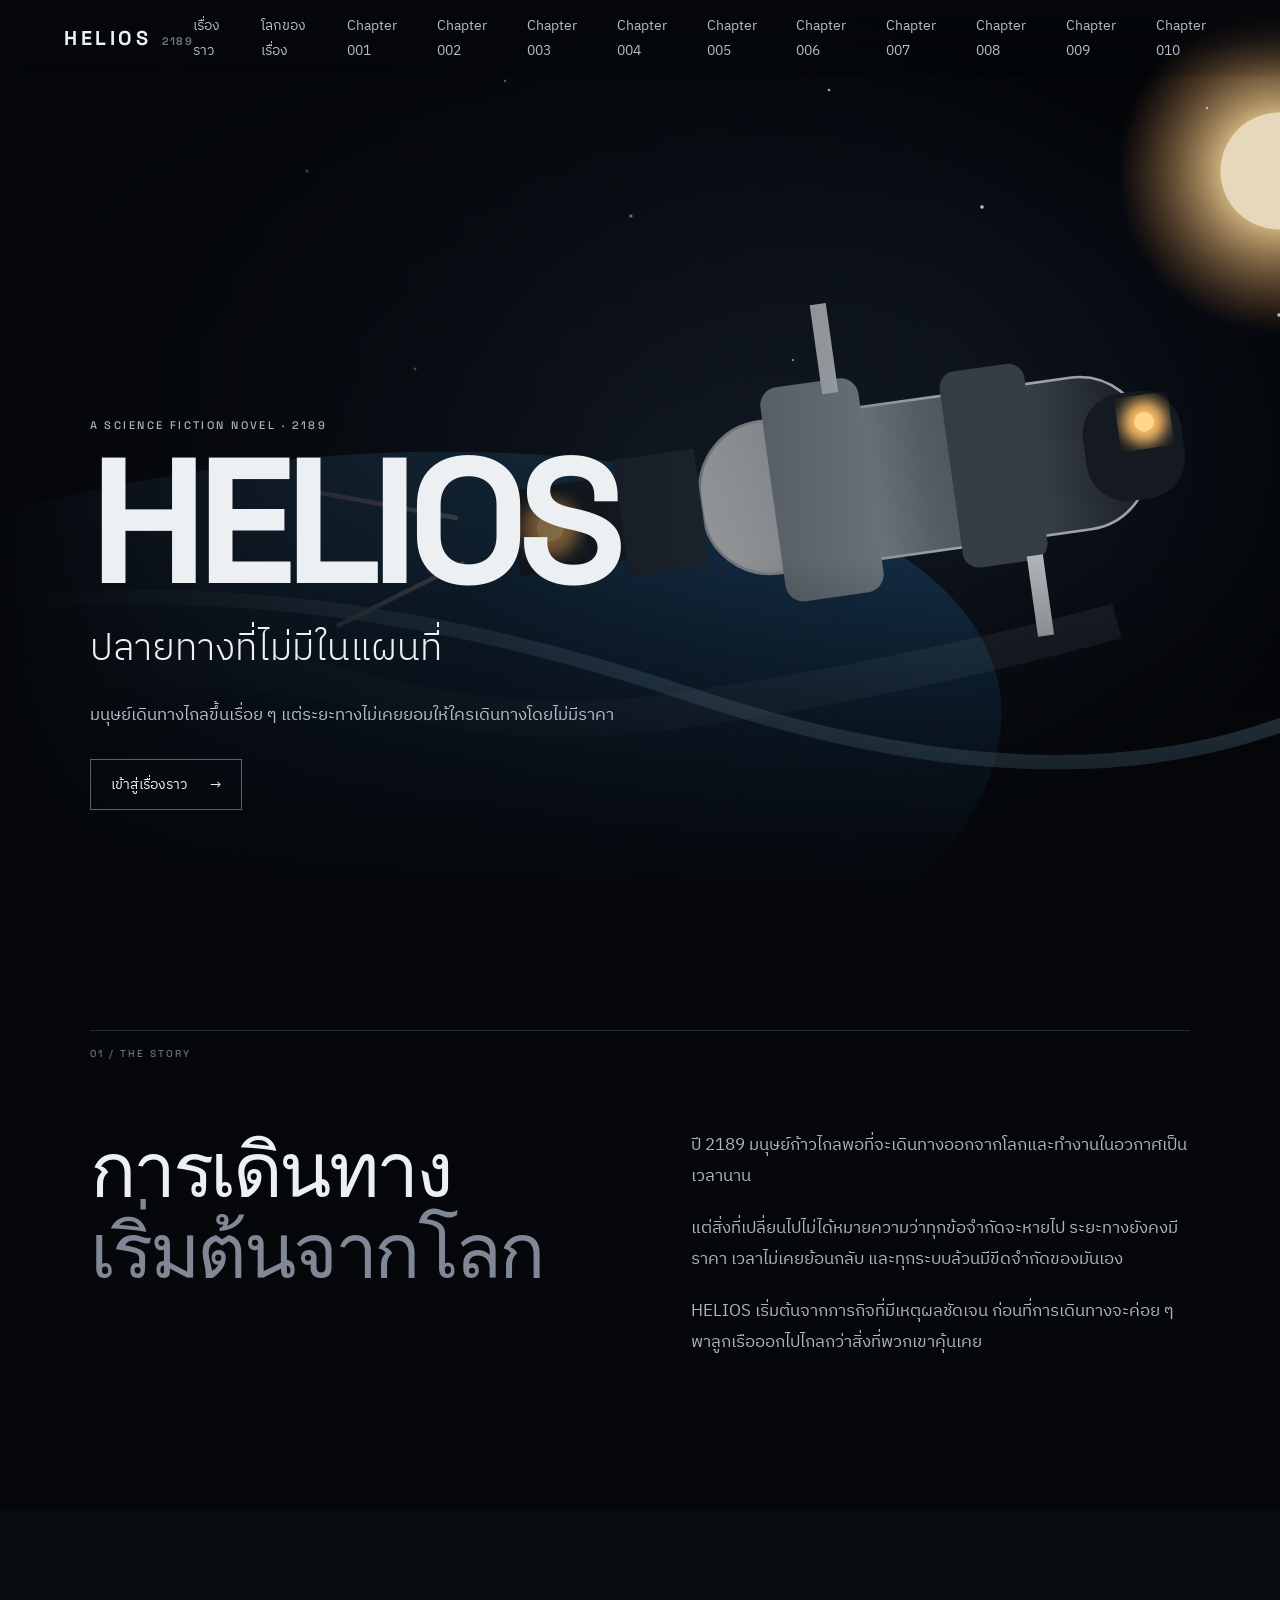
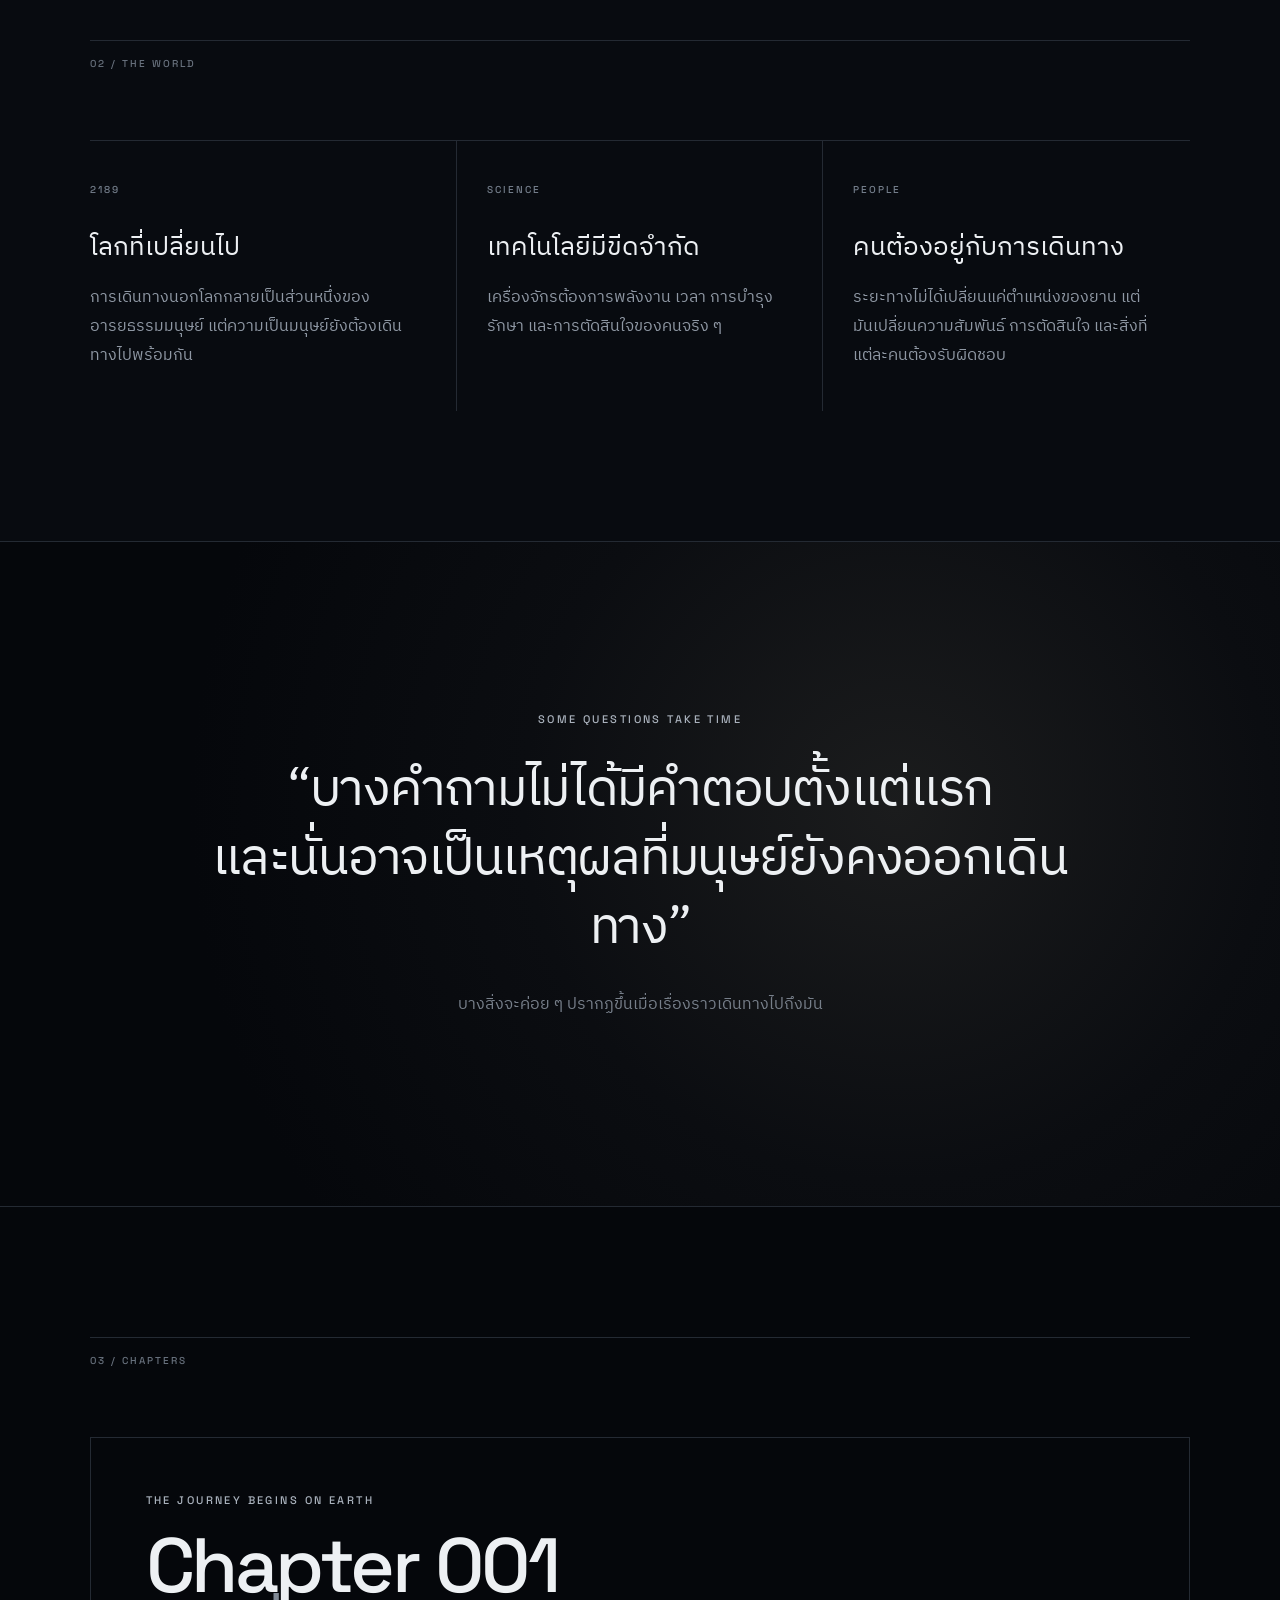
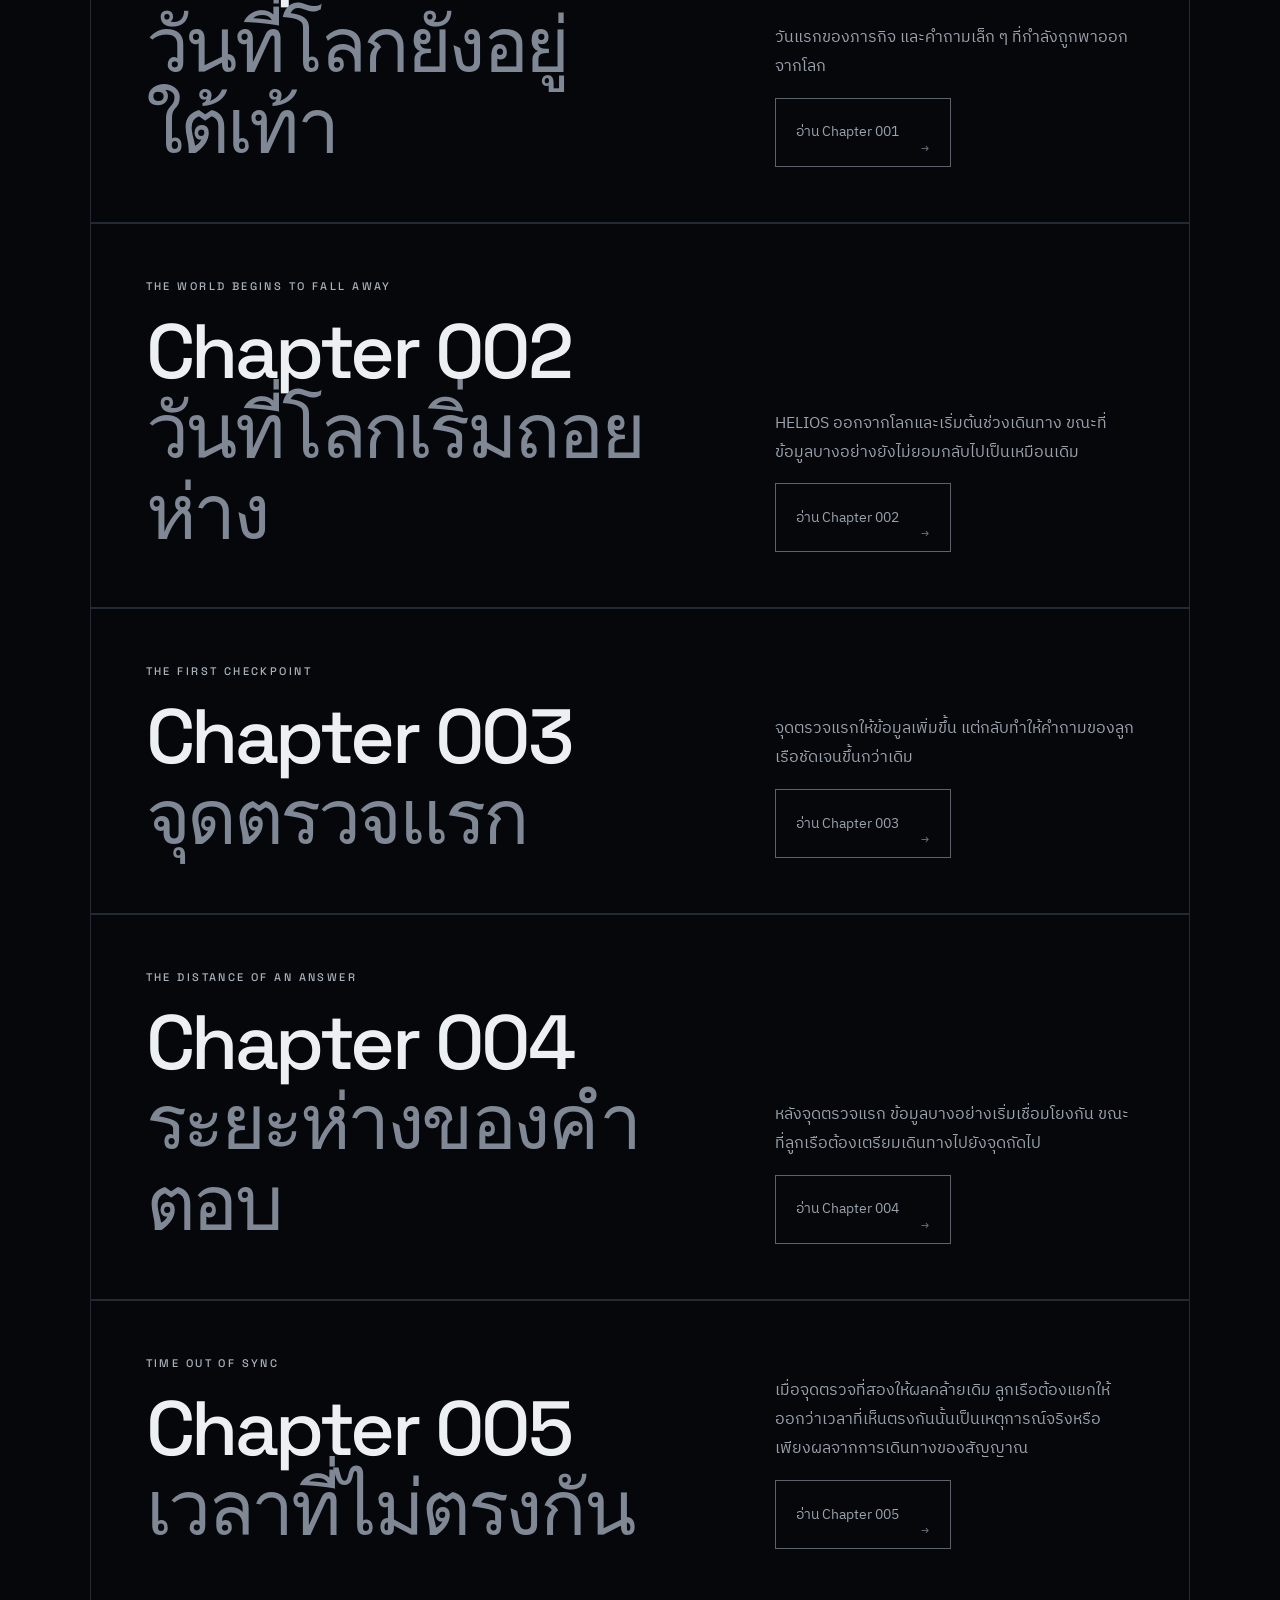
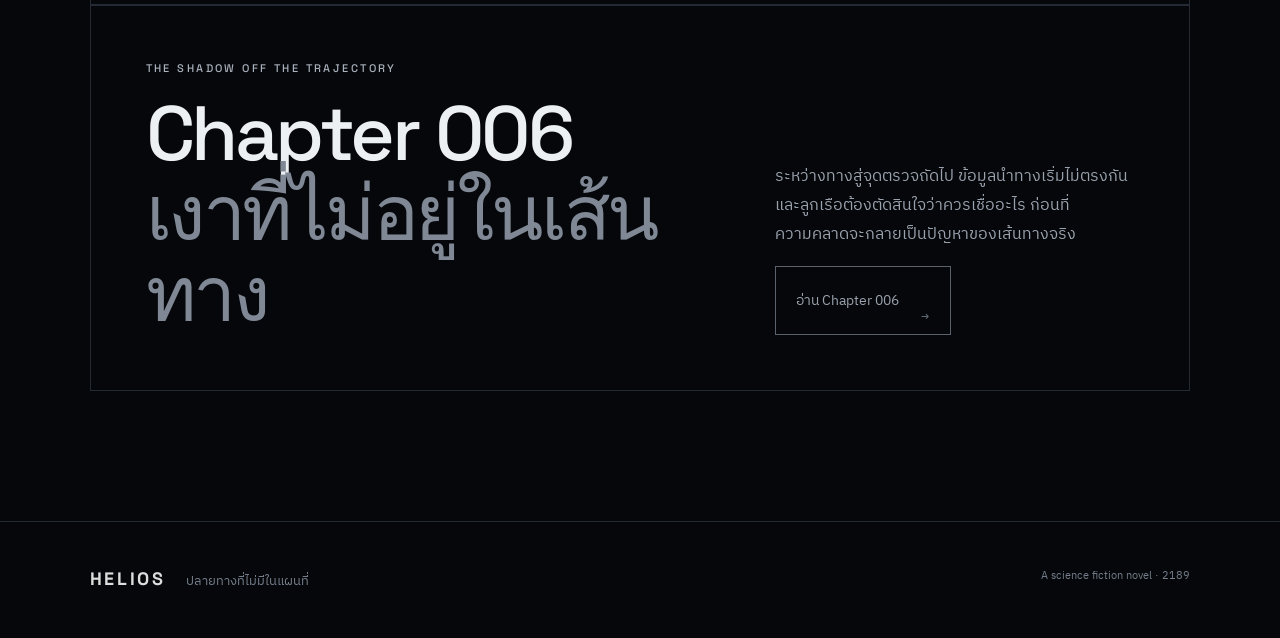
<file: index.html>
<!doctype html>
<html lang="th">
<head>
<meta charset="utf-8">
<meta name="viewport" content="width=device-width,initial-scale=1">
<meta name="theme-color" content="#05070b">
<meta name="description" content="HELIOS : ปลายทางที่ไม่มีในแผนที่ — นิยายวิทยาศาสตร์ ปี 2189">
<title>HELIOS — ปลายทางที่ไม่มีในแผนที่</title>
<link rel="preconnect" href="https://fonts.googleapis.com">
<link rel="preconnect" href="https://fonts.gstatic.com" crossorigin>
<link href="https://fonts.googleapis.com/css2?family=IBM+Plex+Sans+Thai:wght@300;400;500;600&family=Space+Grotesk:wght@400;500;600;700&display=swap" rel="stylesheet">
<link rel="stylesheet" href="style.css">
</head>
<body>
<header class="nav">
  <a class="brand" href="#">HELIOS<span>2189</span></a>
  <nav>
    <a href="#story">เรื่องราว</a>
    <a href="#world">โลกของเรื่อง</a>
    <a href="chapter/001.md">Chapter 001</a><a href="chapter/002.md">Chapter 002</a><a href="chapter/003.md">Chapter 003</a><a href="chapter/004.md">Chapter 004</a><a href="chapter/005.md">Chapter 005</a><a href="chapter/006.md">Chapter 006</a><a href="chapter/007.md">Chapter 007</a><a href="chapter/008.md">Chapter 008</a><a href="chapter/009.md">Chapter 009</a><a href="chapter/010.md">Chapter 010</a>
  </nav>
</header>

<main>
<section class="hero">
  <div class="hero-art" aria-hidden="true">
    <img src="assets/helios-hero.svg" alt="">
  </div>
  <div class="hero-copy">
    <p class="eyebrow">A SCIENCE FICTION NOVEL · 2189</p>
    <h1>HELIOS</h1>
    <p class="thai-title">ปลายทางที่ไม่มีในแผนที่</p>
    <p class="lead">มนุษย์เดินทางไกลขึ้นเรื่อย ๆ แต่ระยะทางไม่เคยยอมให้ใครเดินทางโดยไม่มีราคา</p>
    <a class="button" href="#story">เข้าสู่เรื่องราว <span>→</span></a>
  </div>
</section>

<section class="intro section" id="story">
  <div class="section-label">01 / THE STORY</div>
  <div class="two-col">
    <div>
      <h2>การเดินทาง<br><em>เริ่มต้นจากโลก</em></h2>
    </div>
    <div class="copy">
      <p>ปี 2189 มนุษย์ก้าวไกลพอที่จะเดินทางออกจากโลกและทำงานในอวกาศเป็นเวลานาน</p>
      <p>แต่สิ่งที่เปลี่ยนไปไม่ได้หมายความว่าทุกข้อจำกัดจะหายไป ระยะทางยังคงมีราคา เวลาไม่เคยย้อนกลับ และทุกระบบล้วนมีขีดจำกัดของมันเอง</p>
      <p>HELIOS เริ่มต้นจากภารกิจที่มีเหตุผลชัดเจน ก่อนที่การเดินทางจะค่อย ๆ พาลูกเรือออกไปไกลกว่าสิ่งที่พวกเขาคุ้นเคย</p>
    </div>
  </div>
</section>

<section class="world section" id="world">
  <div class="section-label">02 / THE WORLD</div>
  <div class="world-grid">
    <article><span>2189</span><h3>โลกที่เปลี่ยนไป</h3><p>การเดินทางนอกโลกกลายเป็นส่วนหนึ่งของอารยธรรมมนุษย์ แต่ความเป็นมนุษย์ยังต้องเดินทางไปพร้อมกัน</p></article>
    <article><span>SCIENCE</span><h3>เทคโนโลยีมีขีดจำกัด</h3><p>เครื่องจักรต้องการพลังงาน เวลา การบำรุงรักษา และการตัดสินใจของคนจริง ๆ</p></article>
    <article><span>PEOPLE</span><h3>คนต้องอยู่กับการเดินทาง</h3><p>ระยะทางไม่ได้เปลี่ยนแค่ตำแหน่งของยาน แต่มันเปลี่ยนความสัมพันธ์ การตัดสินใจ และสิ่งที่แต่ละคนต้องรับผิดชอบ</p></article>
  </div>
</section>

<section class="mystery">
  <div class="mystery-inner">
    <p class="eyebrow">SOME QUESTIONS TAKE TIME</p>
    <blockquote>“บางคำถามไม่ได้มีคำตอบตั้งแต่แรก<br>และนั่นอาจเป็นเหตุผลที่มนุษย์ยังคงออกเดินทาง”</blockquote>
    <p>บางสิ่งจะค่อย ๆ ปรากฏขึ้นเมื่อเรื่องราวเดินทางไปถึงมัน</p>
  </div>
</section>

<section class="chapter section" id="chapter">
  <div class="section-label">03 / CHAPTERS</div>
  <div class="chapter-card">
    <div>
      <p class="eyebrow">THE JOURNEY BEGINS ON EARTH</p>
      <h2>Chapter 001<br><em>วันที่โลกยังอยู่ใต้เท้า</em></h2>
    </div>
    <div class="chapter-note">
      <p>วันแรกของภารกิจ และคำถามเล็ก ๆ ที่กำลังถูกพาออกจากโลก</p>
      <a class="button" href="chapter/001.md">อ่าน Chapter 001 <span>→</span></a>
    </div>
  </div>
  <div class="chapter-card">
    <div>
      <p class="eyebrow">THE WORLD BEGINS TO FALL AWAY</p>
      <h2>Chapter 002<br><em>วันที่โลกเริ่มถอยห่าง</em></h2>
    </div>
    <div class="chapter-note">
      <p>HELIOS ออกจากโลกและเริ่มต้นช่วงเดินทาง ขณะที่ข้อมูลบางอย่างยังไม่ยอมกลับไปเป็นเหมือนเดิม</p>
      <a class="button" href="chapter/002.md">อ่าน Chapter 002 <span>→</span></a>
    </div>
  </div>
  <div class="chapter-card">
    <div>
      <p class="eyebrow">THE FIRST CHECKPOINT</p>
      <h2>Chapter 003<br><em>จุดตรวจแรก</em></h2>
    </div>
    <div class="chapter-note">
      <p>จุดตรวจแรกให้ข้อมูลเพิ่มขึ้น แต่กลับทำให้คำถามของลูกเรือชัดเจนขึ้นกว่าเดิม</p>
      <a class="button" href="chapter/003.md">อ่าน Chapter 003 <span>→</span></a>
    </div>
  </div>
  <div class="chapter-card">
    <div>
      <p class="eyebrow">THE DISTANCE OF AN ANSWER</p>
      <h2>Chapter 004<br><em>ระยะห่างของคำตอบ</em></h2>
    </div>
    <div class="chapter-note">
      <p>หลังจุดตรวจแรก ข้อมูลบางอย่างเริ่มเชื่อมโยงกัน ขณะที่ลูกเรือต้องเตรียมเดินทางไปยังจุดถัดไป</p>
      <a class="button" href="chapter/004.md">อ่าน Chapter 004 <span>→</span></a>
    </div>
  </div>
  <div class="chapter-card">
    <div>
      <p class="eyebrow">TIME OUT OF SYNC</p>
      <h2>Chapter 005<br><em>เวลาที่ไม่ตรงกัน</em></h2>
    </div>
    <div class="chapter-note">
      <p>เมื่อจุดตรวจที่สองให้ผลคล้ายเดิม ลูกเรือต้องแยกให้ออกว่าเวลาที่เห็นตรงกันนั้นเป็นเหตุการณ์จริงหรือเพียงผลจากการเดินทางของสัญญาณ</p>
      <a class="button" href="chapter/005.md">อ่าน Chapter 005 <span>→</span></a>
    </div>
  </div>
  <div class="chapter-card">
    <div>
      <p class="eyebrow">THE SHADOW OFF THE TRAJECTORY</p>
      <h2>Chapter 006<br><em>เงาที่ไม่อยู่ในเส้นทาง</em></h2>
    </div>
    <div class="chapter-note">
      <p>ระหว่างทางสู่จุดตรวจถัดไป ข้อมูลนำทางเริ่มไม่ตรงกัน และลูกเรือต้องตัดสินใจว่าควรเชื่ออะไร ก่อนที่ความคลาดจะกลายเป็นปัญหาของเส้นทางจริง</p>
      <a class="button" href="chapter/006.md">อ่าน Chapter 006 <span>→</span></a>
    </div>
  </div>
</section>
</main>

<footer>
  <div><strong>HELIOS</strong><span>ปลายทางที่ไม่มีในแผนที่</span></div>
  <small>A science fiction novel · 2189</small>
</footer>
</body>
</html>
</file>
<file: style.css>
:root{--bg:#05070b;--text:#edf0f3;--muted:#9aa2ad;--line:#242a33;--accent:#d9b77a}
*{box-sizing:border-box}html{scroll-behavior:smooth}body{margin:0;background:var(--bg);color:var(--text);font-family:"IBM Plex Sans Thai",sans-serif;line-height:1.8}a{color:inherit;text-decoration:none}.nav{position:fixed;z-index:20;top:0;left:0;right:0;height:76px;padding:0 5vw;display:flex;align-items:center;justify-content:space-between;background:linear-gradient(#05070bf2,transparent);backdrop-filter:blur(8px)}.brand{font:700 20px "Space Grotesk";letter-spacing:.18em}.brand span{margin-left:10px;color:#68717d;font-size:11px;letter-spacing:.12em}.nav nav{display:flex;gap:30px;color:#b6bdc7;font-size:14px}.nav nav a:hover{color:#fff}.hero{min-height:100svh;position:relative;display:grid;align-items:end;padding:0 7vw 10vh;overflow:hidden}.hero-art{position:absolute;inset:0;z-index:0}.hero-art:after{content:"";position:absolute;inset:0;background:linear-gradient(90deg,#05070b 0%,#05070b99 38%,transparent 75%),linear-gradient(0deg,#05070b 0%,transparent 38%)}.hero-art img{width:100%;height:100%;object-fit:cover;object-position:center}.hero-copy{position:relative;z-index:2;max-width:700px}.eyebrow{font:500 11px "Space Grotesk";letter-spacing:.22em;color:#a9b1bc;margin:0 0 18px}.hero h1{font:700 clamp(72px,14vw,190px)/.8 "Space Grotesk";letter-spacing:-.06em;margin:0}.thai-title{font-size:clamp(24px,3vw,42px);margin:22px 0 16px;font-weight:300}.lead{max-width:560px;color:#b6bdc7;font-size:17px;margin:0 0 28px}.button{display:inline-flex;gap:22px;align-items:center;border:1px solid #5b626c;padding:12px 20px;font-size:14px;transition:.25s}.button:hover{background:#fff;color:#05070b;border-color:#fff}.section{padding:130px 7vw}.section-label{font:500 10px "Space Grotesk";letter-spacing:.2em;color:#68717d;border-top:1px solid var(--line);padding-top:16px;margin-bottom:70px}.two-col{display:grid;grid-template-columns:1fr 1fr;gap:8vw}.two-col h2,.chapter h2{font:500 clamp(42px,6vw,82px)/1.05 "Space Grotesk";letter-spacing:-.045em;margin:0}.two-col em,.chapter em{font-style:normal;color:#7f8894}.copy{max-width:610px;color:#adb5bf;font-size:17px}.copy p{margin:0 0 22px}.world{background:#080b10}.world-grid{display:grid;grid-template-columns:repeat(3,1fr);border-top:1px solid var(--line)}.world-grid article{padding:34px 30px 20px 0;border-right:1px solid var(--line);min-height:270px}.world-grid article+article{padding-left:30px}.world-grid article:last-child{border-right:0}.world-grid span{font:500 10px "Space Grotesk";letter-spacing:.2em;color:#747e8b}.world-grid h3{font-size:26px;font-weight:400;margin:22px 0 12px}.world-grid p{color:#8f98a4;margin:0;max-width:330px}.mystery{padding:170px 7vw;background:radial-gradient(circle at 70% 40%,#1b1c1d 0,#0b0d11 38%,#05070b 72%);border-top:1px solid var(--line);border-bottom:1px solid var(--line)}.mystery-inner{max-width:950px;margin:auto;text-align:center}.mystery blockquote{font:400 clamp(30px,4vw,57px)/1.35 "IBM Plex Sans Thai";margin:30px 0 28px;letter-spacing:-.025em}.mystery p:last-child{color:#777f8a}.chapter-card{display:grid;grid-template-columns:1.2fr .8fr;gap:7vw;border:1px solid var(--line);padding:55px}.chapter-note{align-self:end;color:#9aa2ad}.chapter-note span{display:block;margin-top:30px;font:500 10px "Space Grotesk";letter-spacing:.16em;color:#68717d}footer{padding:45px 7vw;border-top:1px solid var(--line);display:flex;justify-content:space-between;color:#737c88;font-size:13px}footer strong{font:700 18px "Space Grotesk";letter-spacing:.15em;color:#ddd}footer span{margin-left:20px}footer small{font-size:11px}@media(max-width:760px){.nav{height:64px;padding:0 22px}.nav nav{gap:14px;font-size:12px}.nav nav a:nth-child(2){display:none}.hero{padding:0 24px 55px;min-height:92svh}.hero-art img{object-position:62% center}.hero-art:after{background:linear-gradient(0deg,#05070b 4%,#05070b80 42%,transparent 82%)}.hero h1{font-size:72px}.thai-title{font-size:25px}.lead{font-size:15px}.section{padding:90px 24px}.section-label{margin-bottom:45px}.two-col,.chapter-card{grid-template-columns:1fr;gap:42px}.two-col h2,.chapter h2{font-size:48px}.world-grid{grid-template-columns:1fr}.world-grid article,.world-grid article+article{padding:28px 0;border-right:0;border-bottom:1px solid var(--line);min-height:auto}.world-grid article:last-child{border-bottom:0}.mystery{padding:110px 24px}.mystery blockquote{font-size:29px}footer{padding:35px 24px;display:block}footer small{display:block;margin-top:14px}footer span{display:block;margin:5px 0 0}}
@media(prefers-reduced-motion:reduce){html{scroll-behavior:auto}}
</file>
